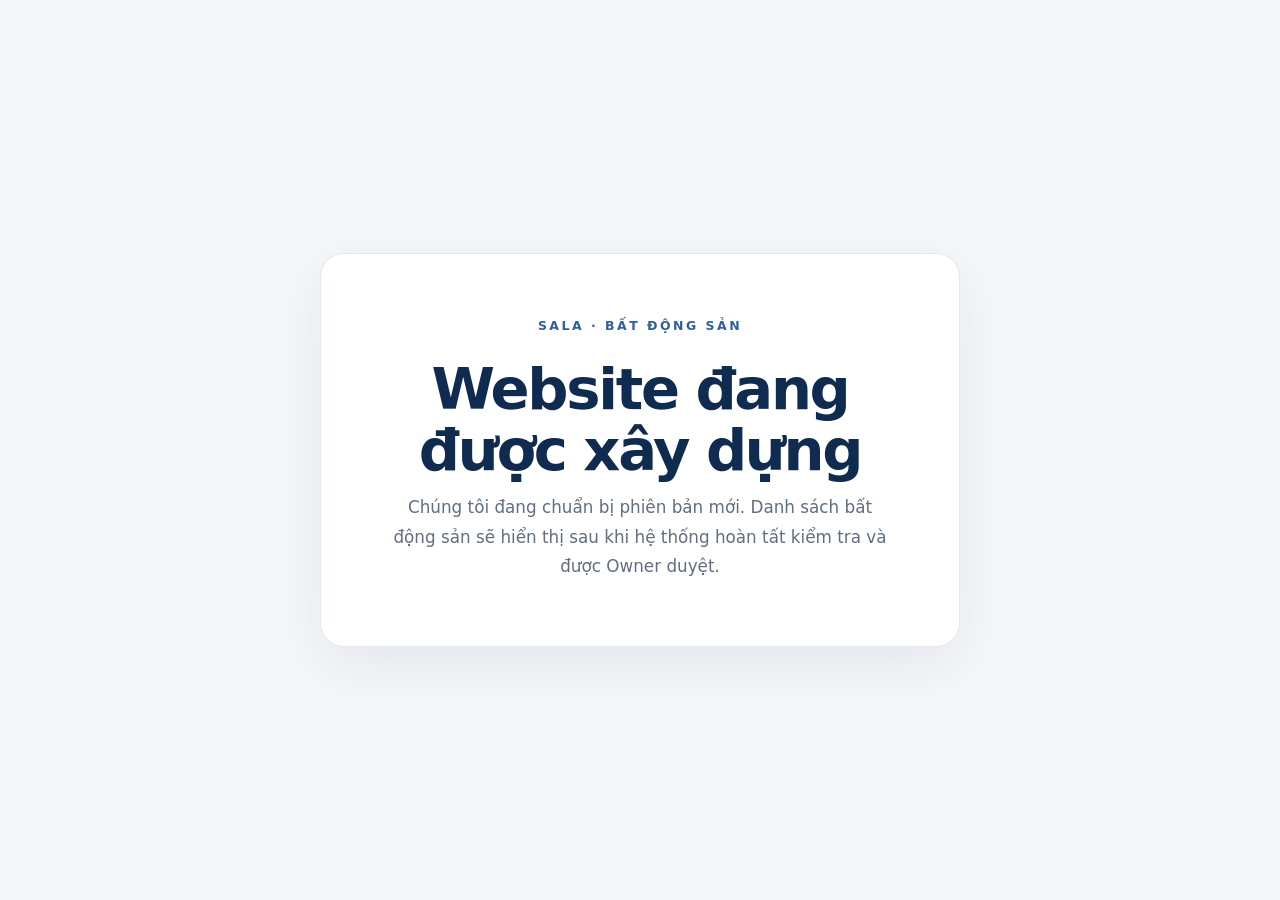
<file: customer_web_v2/maintenance/index.html>
<!doctype html>
<html lang="vi">
<head>
  <meta charset="utf-8">
  <meta name="viewport" content="width=device-width, initial-scale=1">
  <meta name="robots" content="noindex, nofollow">
  <meta name="theme-color" content="#102b50">
  <title>SALA BĐS — Đang xây dựng</title>
  <style>
    :root{color-scheme:light;font-family:system-ui,-apple-system,BlinkMacSystemFont,"Segoe UI",sans-serif;background:#f5f7fa;color:#172b45}
    *{box-sizing:border-box}body{margin:0;min-height:100vh;display:grid;place-items:center;padding:24px}
    main{width:min(100%,640px);padding:clamp(28px,7vw,64px);background:#fff;border:1px solid #e3e8ef;border-radius:24px;box-shadow:0 18px 56px #172b4514;text-align:center}
    .brand{font-size:.78rem;font-weight:800;letter-spacing:.2em;color:#315f9d}h1{margin:26px 0 12px;font-size:clamp(2rem,8vw,3.6rem);line-height:1.06;letter-spacing:-.04em;color:#102b50}p{margin:0;color:#5f6f82;font-size:1.05rem;line-height:1.75}
  </style>
</head>
<body><main><div class="brand">SALA · BẤT ĐỘNG SẢN</div><h1>Website đang được xây dựng</h1><p>Chúng tôi đang chuẩn bị phiên bản mới. Danh sách bất động sản sẽ hiển thị sau khi hệ thống hoàn tất kiểm tra và được Owner duyệt.</p></main></body>
</html>
</file>
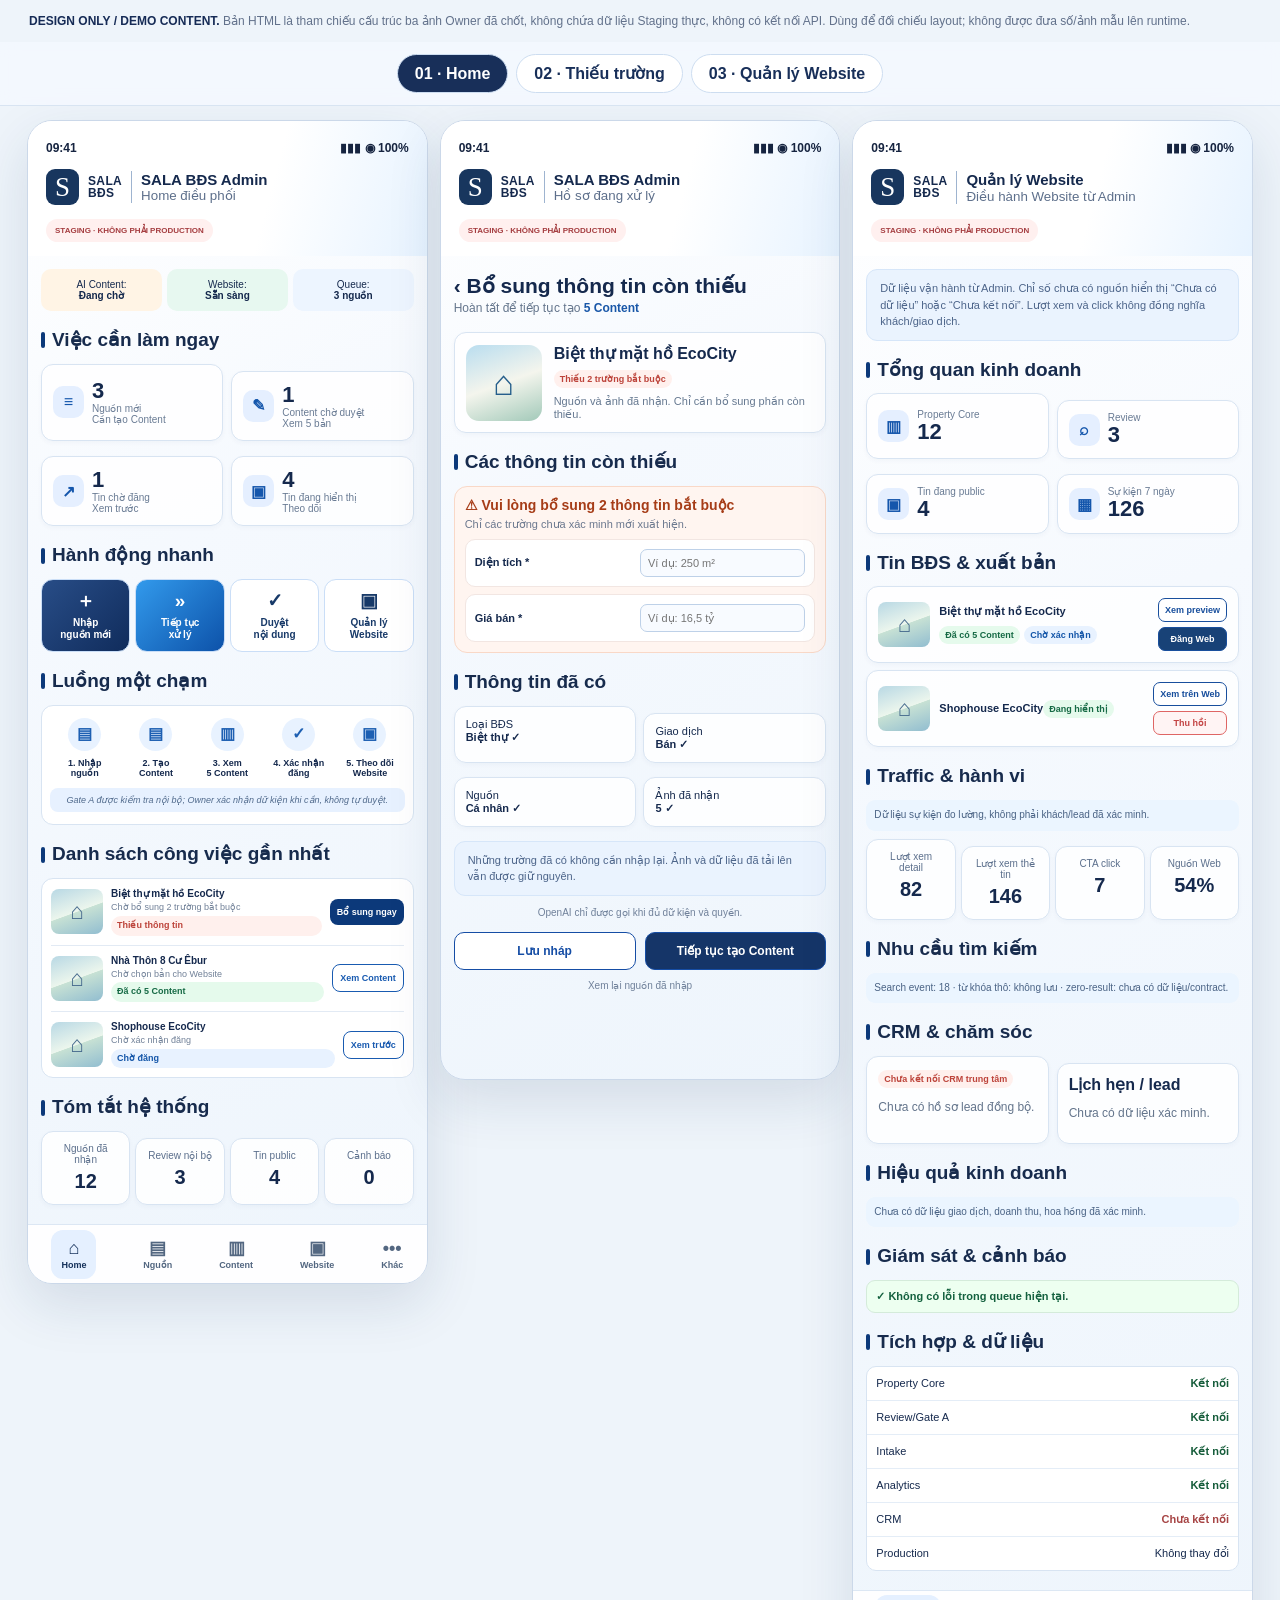
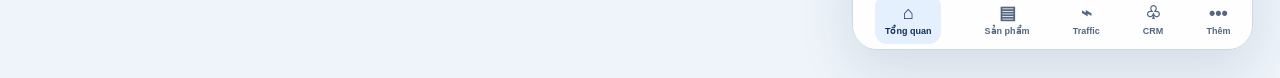
<file: docs/design/SALA_BDS_ADMIN_HOME_ONE_TOUCH_V3_REFERENCE.html>
<!doctype html>
<html lang="vi">
<head>
<meta charset="utf-8"><meta name="viewport" content="width=device-width,initial-scale=1,viewport-fit=cover">
<meta name="theme-color" content="#132d56">
<title>SALA BĐS — Owner Home V3 Visual Reference (DESIGN ONLY)</title>
<style>
:root{font-family:ui-sans-serif,-apple-system,BlinkMacSystemFont,"Segoe UI",Arial,sans-serif;color:#15294d;background:#eef4fa;--navy:#182f59;--navy2:#0c397a;--blue:#1660c1;--line:#d8e4f2;--cloud:#f2f7fd;--soft:#eaf2fc;--white:#fff;--mute:#697b94}
*{box-sizing:border-box}body{margin:0}button,input{font:inherit}.dev-note{max-width:1250px;margin:14px auto;color:#62718b;font-size:12px;padding:0 14px}.dev-note b{color:#162b56}.selector{display:flex;gap:8px;flex-wrap:wrap;justify-content:center;padding:12px;position:sticky;top:0;background:#f4f8feec;z-index:99;border-bottom:1px solid var(--line);backdrop-filter:blur(9px)}
.selector button{border:1px solid #cdddf0;background:#fff;color:var(--navy);padding:9px 17px;border-radius:99px;font-weight:700;cursor:pointer}.selector button.current{background:var(--navy);color:white}
.frames{max-width:1250px;margin:14px auto 28px;display:grid;grid-template-columns:repeat(3,minmax(280px,1fr));gap:12px;padding:0 12px;align-items:start}
.phone{background:linear-gradient(155deg,#fff 0,#f5f9fe 36%,#eef5fc 100%);border:1px solid #cbd8e9;border-radius:25px;box-shadow:0 20px 54px #17345e20;overflow:hidden;min-width:0;position:relative}.phone-head{padding:20px 18px 14px;background:linear-gradient(105deg,#fff 60%,#e7f3ff 100%)}.fake-status{display:flex;justify-content:space-between;font-size:12px;font-weight:800;padding-bottom:14px;color:#162440}.brandline{display:flex;gap:9px;align-items:center;flex-wrap:wrap}.mark{width:33px;height:36px;background:#18365e;color:white;border-radius:9px;display:flex;align-items:center;justify-content:center;font-family:Georgia,serif;font-size:27px}.brand{font-size:12px;line-height:1.02;font-weight:900;letter-spacing:.03em}.brandtext{border-left:1px solid #9eb4d0;padding-left:9px;flex:1;min-width:125px}.brandtext strong{display:block;font-size:15px}.brandtext small{display:block;color:#5d6f8b}.staging{background:#fff0ef;border-radius:99px;color:#a53d40;font-size:8px;font-weight:800;padding:7px 9px;margin-top:5px;white-space:nowrap}.screen-body{padding:13px 13px 78px}.info{background:#eaf3fe;border-radius:11px;color:#4d658a;font-size:11px;line-height:1.5;padding:10px 13px;border:1px solid #d6e6f9}.section{margin-top:18px}.section h2{margin:0 0 12px;font-size:19px;line-height:1.2;color:#172b4d;display:flex;align-items:center;gap:7px}.section h2:before{content:"";height:16px;width:4px;border-radius:99px;background:var(--navy2)}.grid{display:grid;grid-template-columns:repeat(2,minmax(0,1fr));gap:8px}.grid.four{grid-template-columns:repeat(4,minmax(0,1fr));gap:5px}.card{background:#ffffffda;border:1px solid var(--line);border-radius:12px;box-shadow:0 2px 5px #17456f09;padding:11px;min-width:0}.metric{display:flex;align-items:center;gap:8px}.metric-icon{flex:none;width:31px;height:32px;background:#e5efff;color:#1456ac;display:grid;place-items:center;border-radius:10px;font-weight:900}.metric b{display:block;font-size:22px;line-height:1.1}.metric span{display:block;font-size:10px;color:var(--mute)}.smallmetric{text-align:center}.smallmetric span{display:block;font-size:10px;color:#5b6f8c}.smallmetric b{display:block;font-size:20px;margin-top:5px}.pillrow{display:flex;gap:5px;align-items:stretch;margin-bottom:14px}.pill{flex:1;padding:10px 4px;background:#edf5ff;border-radius:10px;text-align:center;font-size:10px;white-space:normal}.pill.orange{background:#fff4e5}.pill.green{background:#e7f8f0}.pill b{font-weight:800}.actions{display:grid;grid-template-columns:repeat(4,minmax(0,1fr));gap:5px}.action{display:flex;flex-direction:column;justify-content:center;gap:5px;align-items:center;border:1px solid #cadef7;border-radius:12px;padding:9px 3px;min-height:73px;background:white;color:#173968;text-align:center;font-size:10px;font-weight:800;line-height:1.2}.action.primary{background:linear-gradient(135deg,#284d87,#102c5c);color:white}.action.cyan{background:linear-gradient(135deg,#329aec,#0d52a9);color:white}.action span{font-size:19px}.steps{display:grid;grid-template-columns:repeat(5,minmax(0,1fr));gap:2px;background:white;border:1px solid var(--line);border-radius:12px;padding:12px 8px}.step{text-align:center;font-size:9px;font-weight:800;line-height:1.15}.step span{display:grid;place-items:center;background:#e8f2ff;margin:0 auto 7px;width:33px;height:33px;border-radius:50%;font-size:16px;color:#1d5fb2}.step-info{grid-column:1/-1;margin-top:8px;border-radius:8px;text-align:center;padding:7px 4px;background:#e7f1ff;color:#506a8c;font-size:9px;font-style:italic}.task{display:flex;gap:8px;align-items:center;border-bottom:1px solid #e2eaf4;padding:9px 0}.task:last-child{border-bottom:none}.thumb{width:52px;height:45px;border-radius:8px;background:linear-gradient(160deg,#b8d8e4 0,#ecf6ed 50%,#c7e1d4 51%,#91bdd0 100%);display:grid;place-items:center;flex:none;color:#486b8e;font-size:23px}.task-info{flex:1;min-width:0}.task-info b{display:block;font-size:10px;line-height:1.2}.task-info span{display:block;color:#718198;font-size:9px;margin-top:2px;line-height:1.3}.tag{display:inline-block;border-radius:99px;padding:4px 6px;font-size:9px;font-weight:800;white-space:nowrap}.tag.danger{background:#fff0ed;color:#bd443b}.tag.good{background:#e5faec;color:#166a45}.tag.wait{background:#e8f2ff;color:#1456a9}.task-action{font-size:9px;border-radius:8px;padding:8px 7px;background:var(--navy2);color:white;border:0;font-weight:800;flex:none}.task-action.light{background:white;color:#195bb1;border:1px solid #195bb1}.task-list{background:white;padding:0 9px;border-radius:12px;border:1px solid var(--line)}.bottom{height:59px;display:flex;justify-content:space-around;align-items:center;position:absolute;bottom:0;left:0;right:0;background:#ffffffee;border-top:1px solid #dce7f4}.bottom span{text-align:center;font-size:9px;color:#536781;font-weight:700;line-height:1.3}.bottom span b{font-size:18px;display:block;font-weight:600}.bottom span.sel{background:#e5f0ff;color:#132f59;padding:7px 10px;border-radius:12px}.focus-title{font-size:21px;font-weight:850;margin:5px 0 3px}.sub{font-size:12px;color:#64758c}.sample-summary{display:flex;gap:12px;align-items:center}.sample-thumb{width:76px;height:76px;background:linear-gradient(160deg,#b9ddef,#f4f5ed,#a2c9b9);border-radius:13px;flex:none;display:grid;place-items:center;font-size:35px;color:#255e8b}.warnbox{background:#fff5f0;border:1px solid #f9d8c7;border-radius:13px;padding:10px}.warnbox h3{margin:0 0 5px;color:#a63c17;font-size:14px}.warnbox p{font-size:11px;color:#6b788e;margin:0 0 8px}.field{display:flex;gap:7px;align-items:center;background:white;border-radius:10px;padding:9px;margin-top:7px;border:1px solid #f2e6e2}.field label{flex:1;font-weight:800;font-size:11px;min-width:0}.field input{width:50%;min-width:0;border:1px solid #bed1e8;border-radius:7px;background:#f8fbff;padding:7px;font-size:11px}.ack{display:grid;grid-template-columns:1fr 1fr;gap:7px}.ack .card{font-size:11px}.ack .card b{display:block}.controls{display:flex;gap:9px;margin-top:14px}.controls button{flex:1;background:white;border:1px solid #154da5;border-radius:10px;padding:11px 5px;color:#154da5;font-weight:800;font-size:12px}.controls button.primary{background:#153568;color:white}.hint{font-size:10px;color:#70819a;margin:10px 0;text-align:center}.listing{display:flex;gap:9px;align-items:center}.listing .list-info{flex:1;min-width:0}.listing b{font-size:11px}.listing small{color:#6f829e}.listing .list-actions{display:grid;gap:5px}.list-actions button{font-size:9px;padding:6px;border:1px solid #194f9d;border-radius:7px;color:#174e9c;background:white;font-weight:800}.list-actions button.primary{background:#184277;color:white}.list-actions button.danger{border-color:#df6564;color:#c34444;background:#fff4f4}.section .card + .card{margin-top:7px}.notice{background:#ebf5ff;padding:8px;border-radius:9px;color:#4a6385;font-size:10px;line-height:1.45}.statusline{padding:9px;border-radius:9px;border:1px solid #d4ebda;color:#14613f;background:#edfff0;font-size:11px;font-weight:750}.table-rows{border:1px solid var(--line);background:#fff;border-radius:10px;overflow:hidden}.table-row{display:flex;justify-content:space-between;gap:8px;padding:10px 9px;border-bottom:1px solid #e4edf7;font-size:11px}.table-row:last-child{border:0}.table-row strong{color:#155c3a}.table-row .unavailable{color:#a64444}.screen-label{display:block;text-align:center;color:#60738c;font-size:11px;font-weight:700;padding:10px 0}.only-selected{display:none}
@media(max-width:850px){.frames{display:block;max-width:490px}.phone{display:none}.phone.current{display:block}.selector{top:0}.screen-body{padding-bottom:95px}}
</style></head>
<body>
<p class="dev-note"><b>DESIGN ONLY / DEMO CONTENT.</b> Bản HTML là tham chiếu cấu trúc ba ảnh Owner đã chốt, không chứa dữ liệu Staging thực, không có kết nối API. Dùng để đối chiếu layout; không được đưa số/ảnh mẫu lên runtime.</p>
<nav class="selector" aria-label="Chọn màn hình bản thiết kế"><button class="current" data-view="home">01 · Home</button><button data-view="missing">02 · Thiếu trường</button><button data-view="website">03 · Quản lý Website</button></nav>
<div class="frames">
<article class="phone current" id="home">
<header class="phone-head"><div class="fake-status"><span>09:41</span><span>▮▮▮ ◉ 100%</span></div><div class="brandline"><div class="mark">S</div><div class="brand">SALA<br>BĐS</div><div class="brandtext"><strong>SALA BĐS Admin</strong><small>Home điều phối</small></div><span class="staging">STAGING · KHÔNG PHẢI PRODUCTION</span></div></header>
<div class="screen-body">
<div class="pillrow"><span class="pill orange">AI Content:<br><b>Đang chờ</b></span><span class="pill green">Website:<br><b>Sẵn sàng</b></span><span class="pill">Queue:<br><b>3 nguồn</b></span></div>
<section class="section"><h2>Việc cần làm ngay</h2><div class="grid"><div class="card metric"><div class="metric-icon">≡</div><div><b>3</b><span>Nguồn mới<br>Cần tạo Content</span></div></div><div class="card metric"><div class="metric-icon">✎</div><div><b>1</b><span>Content chờ duyệt<br>Xem 5 bản</span></div></div><div class="card metric"><div class="metric-icon">↗</div><div><b>1</b><span>Tin chờ đăng<br>Xem trước</span></div></div><div class="card metric"><div class="metric-icon">▣</div><div><b>4</b><span>Tin đang hiển thị<br>Theo dõi</span></div></div></div></section>
<section class="section"><h2>Hành động nhanh</h2><div class="actions"><div class="action primary"><span>＋</span>Nhập<br>nguồn mới</div><div class="action cyan"><span>»</span>Tiếp tục<br>xử lý</div><div class="action"><span>✓</span>Duyệt<br>nội dung</div><div class="action"><span>▣</span>Quản lý<br>Website</div></div></section>
<section class="section"><h2>Luồng một chạm</h2><div class="steps"><div class="step"><span>▤</span>1. Nhập<br>nguồn</div><div class="step"><span>▤</span>2. Tạo<br>Content</div><div class="step"><span>▥</span>3. Xem<br>5 Content</div><div class="step"><span>✓</span>4. Xác nhận<br>đăng</div><div class="step"><span>▣</span>5. Theo dõi<br>Website</div><div class="step-info">Gate A được kiểm tra nội bộ; Owner xác nhận dữ kiện khi cần, không tự duyệt.</div></div></section>
<section class="section"><h2>Danh sách công việc gần nhất</h2><div class="task-list"><div class="task"><div class="thumb">⌂</div><div class="task-info"><b>Biệt thự mặt hồ EcoCity</b><span>Chờ bổ sung 2 trường bắt buộc</span><span class="tag danger">Thiếu thông tin</span></div><button class="task-action">Bổ sung ngay</button></div><div class="task"><div class="thumb">⌂</div><div class="task-info"><b>Nhà Thôn 8 Cư Êbur</b><span>Chờ chọn bản cho Website</span><span class="tag good">Đã có 5 Content</span></div><button class="task-action light">Xem Content</button></div><div class="task"><div class="thumb">⌂</div><div class="task-info"><b>Shophouse EcoCity</b><span>Chờ xác nhận đăng</span><span class="tag wait">Chờ đăng</span></div><button class="task-action light">Xem trước</button></div></div></section>
<section class="section"><h2>Tóm tắt hệ thống</h2><div class="grid four"><div class="card smallmetric"><span>Nguồn đã nhận</span><b>12</b></div><div class="card smallmetric"><span>Review nội bộ</span><b>3</b></div><div class="card smallmetric"><span>Tin public</span><b>4</b></div><div class="card smallmetric"><span>Cảnh báo</span><b>0</b></div></div></section>
</div><footer class="bottom"><span class="sel"><b>⌂</b>Home</span><span><b>▤</b>Nguồn</span><span><b>▥</b>Content</span><span><b>▣</b>Website</span><span><b>•••</b>Khác</span></footer>
</article>
<article class="phone" id="missing">
<header class="phone-head"><div class="fake-status"><span>09:41</span><span>▮▮▮ ◉ 100%</span></div><div class="brandline"><div class="mark">S</div><div class="brand">SALA<br>BĐS</div><div class="brandtext"><strong>SALA BĐS Admin</strong><small>Hồ sơ đang xử lý</small></div><span class="staging">STAGING · KHÔNG PHẢI PRODUCTION</span></div></header>
<div class="screen-body">
<h1 class="focus-title">‹ Bổ sung thông tin còn thiếu</h1><div class="sub">Hoàn tất để tiếp tục tạo <b style="color:#1957a8">5 Content</b></div>
<div class="card" style="margin:17px 0"><div class="sample-summary"><div class="sample-thumb">⌂</div><div><b>Biệt thự mặt hồ EcoCity</b><p class="tag danger" style="margin:7px 0">Thiếu 2 trường bắt buộc</p><p style="color:#667991;font-size:11px;margin:0">Nguồn và ảnh đã nhận. Chỉ cần bổ sung phần còn thiếu.</p></div></div></div>
<section class="section"><h2>Các thông tin còn thiếu</h2><div class="warnbox"><h3>⚠ Vui lòng bổ sung 2 thông tin bắt buộc</h3><p>Chỉ các trường chưa xác minh mới xuất hiện.</p><div class="field"><label>Diện tích *</label><input placeholder="Ví dụ: 250 m²"></div><div class="field"><label>Giá bán *</label><input placeholder="Ví dụ: 16,5 tỷ"></div></div></section>
<section class="section"><h2>Thông tin đã có</h2><div class="ack"><div class="card">Loại BĐS <b>Biệt thự ✓</b></div><div class="card">Giao dịch <b>Bán ✓</b></div><div class="card">Nguồn <b>Cá nhân ✓</b></div><div class="card">Ảnh đã nhận <b>5 ✓</b></div></div></section>
<p class="info" style="margin-top:14px">Những trường đã có không cần nhập lại. Ảnh và dữ liệu đã tải lên vẫn được giữ nguyên.</p>
<p class="hint">OpenAI chỉ được gọi khi đủ dữ kiện và quyền.</p>
<div class="controls"><button type="button">Lưu nháp</button><button type="button" class="primary">Tiếp tục tạo Content</button></div><p class="hint">Xem lại nguồn đã nhập</p>
</div>
</article>
<article class="phone" id="website">
<header class="phone-head"><div class="fake-status"><span>09:41</span><span>▮▮▮ ◉ 100%</span></div><div class="brandline"><div class="mark">S</div><div class="brand">SALA<br>BĐS</div><div class="brandtext"><strong>Quản lý Website</strong><small>Điều hành Website từ Admin</small></div><span class="staging">STAGING · KHÔNG PHẢI PRODUCTION</span></div></header>
<div class="screen-body"><div class="info">Dữ liệu vận hành từ Admin. Chỉ số chưa có nguồn hiển thị “Chưa có dữ liệu” hoặc “Chưa kết nối”. Lượt xem và click không đồng nghĩa khách/giao dịch.</div>
<section class="section"><h2>Tổng quan kinh doanh</h2><div class="grid"><div class="card metric"><div class="metric-icon">▥</div><div><span>Property Core</span><b>12</b></div></div><div class="card metric"><div class="metric-icon">⌕</div><div><span>Review</span><b>3</b></div></div><div class="card metric"><div class="metric-icon">▣</div><div><span>Tin đang public</span><b>4</b></div></div><div class="card metric"><div class="metric-icon">▦</div><div><span>Sự kiện 7 ngày</span><b>126</b></div></div></div></section>
<section class="section"><h2>Tin BĐS & xuất bản</h2><div class="card listing"><div class="thumb">⌂</div><div class="list-info"><b>Biệt thự mặt hồ EcoCity</b><p style="margin:5px 0"><span class="tag good">Đã có 5 Content</span> <span class="tag wait">Chờ xác nhận</span></p></div><div class="list-actions"><button>Xem preview</button><button class="primary">Đăng Web</button></div></div><div class="card listing"><div class="thumb">⌂</div><div class="list-info"><b>Shophouse EcoCity</b><p class="tag good" style="margin:4px 0">Đang hiển thị</p></div><div class="list-actions"><button>Xem trên Web</button><button class="danger">Thu hồi</button></div></div></section>
<section class="section"><h2>Traffic & hành vi</h2><div class="notice">Dữ liệu sự kiện đo lường, không phải khách/lead đã xác minh.</div><div class="grid four" style="margin-top:8px"><div class="card smallmetric"><span>Lượt xem detail</span><b>82</b></div><div class="card smallmetric"><span>Lượt xem thẻ tin</span><b>146</b></div><div class="card smallmetric"><span>CTA click</span><b>7</b></div><div class="card smallmetric"><span>Nguồn Web</span><b>54%</b></div></div></section>
<section class="section"><h2>Nhu cầu tìm kiếm</h2><div class="notice">Search event: 18 · từ khóa thô: không lưu · zero-result: chưa có dữ liệu/contract.</div></section>
<section class="section"><h2>CRM & chăm sóc</h2><div class="grid"><div class="card"><span class="tag danger">Chưa kết nối CRM trung tâm</span><p class="sub">Chưa có hồ sơ lead đồng bộ.</p></div><div class="card"><b>Lịch hẹn / lead</b><p class="sub">Chưa có dữ liệu xác minh.</p></div></div></section>
<section class="section"><h2>Hiệu quả kinh doanh</h2><div class="notice">Chưa có dữ liệu giao dịch, doanh thu, hoa hồng đã xác minh.</div></section>
<section class="section"><h2>Giám sát & cảnh báo</h2><div class="statusline">✓ Không có lỗi trong queue hiện tại.</div></section>
<section class="section"><h2>Tích hợp & dữ liệu</h2><div class="table-rows"><div class="table-row"><span>Property Core</span><strong>Kết nối</strong></div><div class="table-row"><span>Review/Gate A</span><strong>Kết nối</strong></div><div class="table-row"><span>Intake</span><strong>Kết nối</strong></div><div class="table-row"><span>Analytics</span><strong>Kết nối</strong></div><div class="table-row"><span>CRM</span><strong class="unavailable">Chưa kết nối</strong></div><div class="table-row"><span>Production</span><span>Không thay đổi</span></div></div></section>
</div><footer class="bottom"><span class="sel"><b>⌂</b>Tổng quan</span><span><b>▤</b>Sản phẩm</span><span><b>⌁</b>Traffic</span><span><b>♧</b>CRM</span><span><b>•••</b>Thêm</span></footer>
</article>
</div>
<script>
const buttons=Array.from(document.querySelectorAll('[data-view]')),phones=Array.from(document.querySelectorAll('.phone'));
function change(view){buttons.forEach(b=>b.classList.toggle('current',b.dataset.view===view));phones.forEach(p=>p.classList.toggle('current',p.id===view));if(innerWidth<=850)scrollTo({top:0,behavior:'instant'});}
buttons.forEach(b=>b.addEventListener('click',()=>change(b.dataset.view)));
</script>
</body></html>
</file>
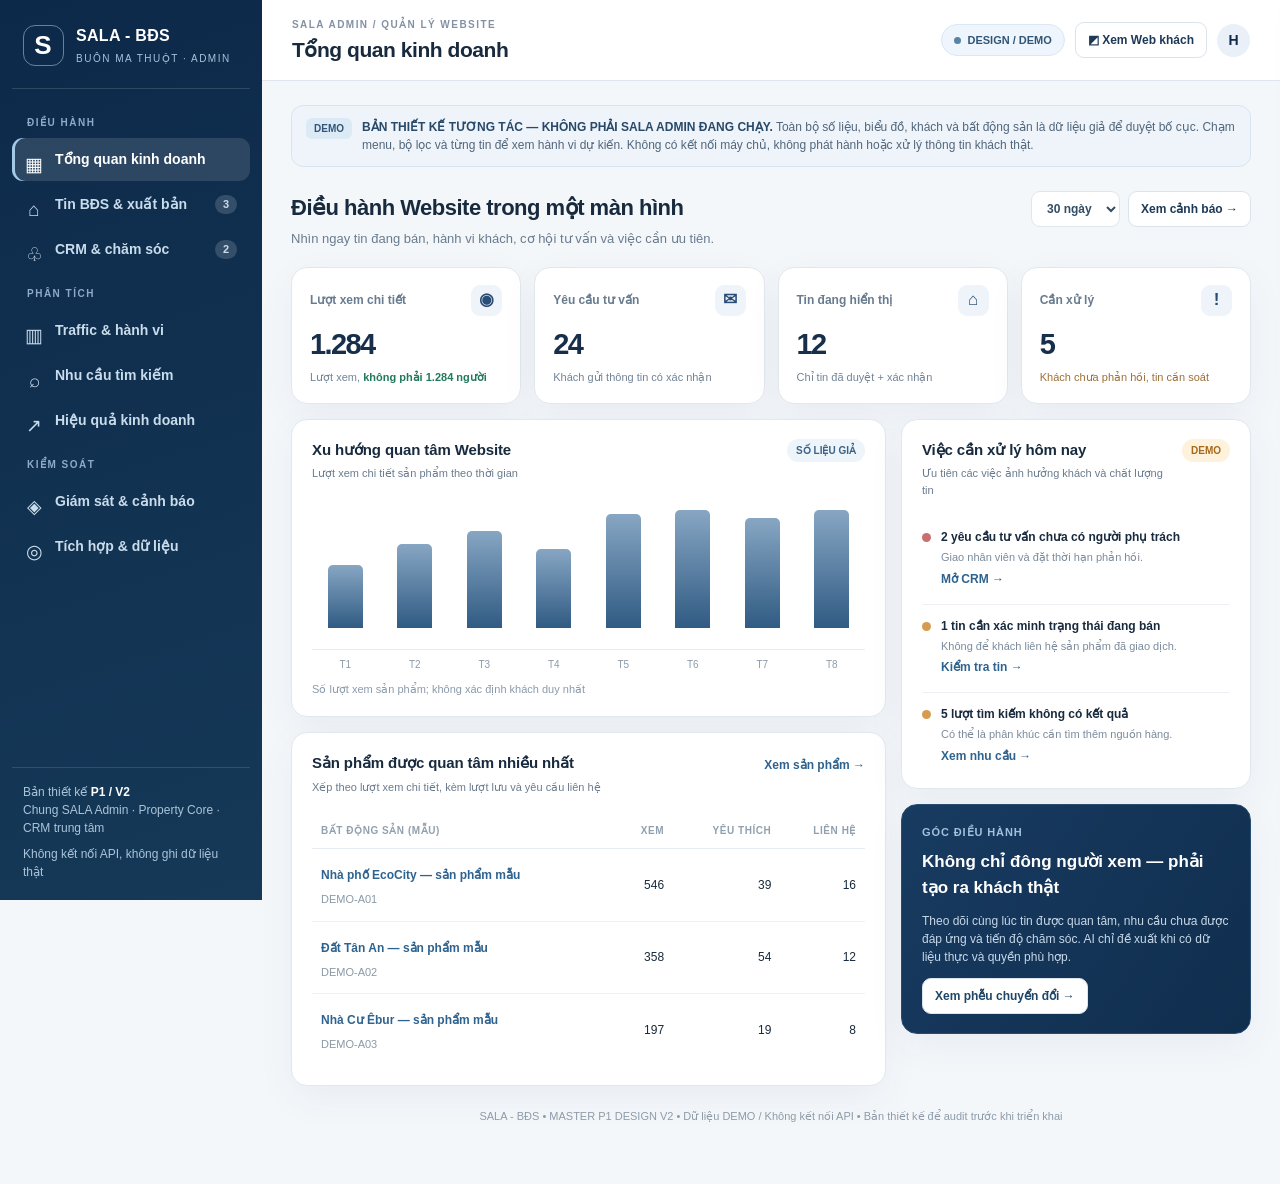
<file: docs/design/SALA_BDS_ADMIN_WEBSITE_MASTER_DESIGN_V2.html>
<!doctype html>
<html lang="vi">
<head>
<meta charset="utf-8">
<meta name="viewport" content="width=device-width, initial-scale=1, viewport-fit=cover">
<meta name="theme-color" content="#0e2845">
<title>SALA - BĐS | Trung tâm điều hành Website — Master Design V2</title>
<style>
:root{--navy:#102b4b;--navy2:#1a3b60;--navy3:#294d77;--ink:#182a3d;--muted:#6a7b8e;--line:#dfe6ee;--bg:#f4f7fa;--white:#fff;--ice:#eff4f9;--ice2:#e9f0f7;--cyan:#4b83b6;--good:#22785d;--goodbg:#e8f6ef;--warn:#a4691a;--warnbg:#fff2dd;--danger:#a54148;--dangerbg:#fff0ee;--shadow:0 12px 38px rgba(19,45,74,.05);--radius:16px}*{box-sizing:border-box}html{scroll-behavior:smooth}body{margin:0;background:var(--bg);font:14px/1.5 -apple-system,BlinkMacSystemFont,"Segoe UI",Arial,sans-serif;color:var(--ink)}button,input,select{font:inherit}button{cursor:pointer}button:focus-visible,input:focus-visible,select:focus-visible,a:focus-visible{outline:3px solid #83b5e3;outline-offset:2px}a{color:inherit;text-decoration:none}svg{display:block}button{border:0}.app{display:grid;grid-template-columns:262px minmax(0,1fr);min-height:100vh}.sidebar{height:100vh;position:sticky;top:0;background:linear-gradient(162deg,#0d2949,#163958);color:#d4e4f3;display:flex;flex-direction:column;padding:21px 12px 15px;z-index:21}.brand{padding:3px 11px 22px;display:flex;align-items:center;gap:12px;border-bottom:1px solid #ffffff23;margin-bottom:12px}.smark{height:41px;width:41px;border:1px solid #d4e4f377;border-radius:12px;display:grid;place-items:center;font-weight:800;font-size:26px;color:#fff;letter-spacing:-3px;padding-right:4px}.brandname{font-size:16px;font-weight:780;letter-spacing:.3px;color:#fff}.brandnote{font-size:10px;letter-spacing:1.5px;margin-top:3px;color:#a6c2dc}.navgroup{color:#8fa9c8;text-transform:uppercase;letter-spacing:1.5px;font-weight:800;font-size:10px;margin:14px 15px 7px}.nav{width:100%;display:flex;align-items:center;gap:12px;color:#c9dceb;padding:11px 13px;text-align:left;border:0;background:none;border-radius:11px;font-weight:630;margin:1px 0;min-height:42px}.nav:hover,.nav.active{color:white;background:#ffffff20}.nav.active{box-shadow:inset 3px 0 #a4c8e8}.nav .glyph{width:18px;height:18px;font-size:19px;display:grid;place-items:center;font-weight:500}.nav .smallcount{margin-left:auto;border-radius:999px;background:#ffffff28;min-width:22px;text-align:center;font-size:11px;padding:1px 5px}.sidebarfooter{margin-top:auto;border-top:1px solid #ffffff20;padding:15px 11px 4px;color:#abc4d9;font-size:12px}.sidebarfooter strong{color:white}.main{min-width:0}.top{height:81px;background:#fff;border-bottom:1px solid var(--line);display:flex;justify-content:space-between;align-items:center;padding:0 30px;gap:16px;position:sticky;top:0;z-index:12}.tiny{font-size:10px;font-weight:800;letter-spacing:1.45px;color:#8292a4;text-transform:uppercase}.top h1{font-size:21px;line-height:1.2;margin:5px 0 0;letter-spacing:-.45px}.topright{display:flex;align-items:center;gap:10px}.env{display:inline-flex;align-items:center;gap:7px;background:#eef5fc;border:1px solid #dce8f5;color:#305677;border-radius:999px;padding:7px 12px;font-weight:800;font-size:11px;white-space:nowrap}.envdot{width:7px;height:7px;border-radius:50%;background:#5883a4}.button{display:inline-flex;align-items:center;justify-content:center;gap:7px;min-height:36px;border-radius:9px;padding:8px 12px;background:#fff;border:1px solid #dbe4ec;color:#1d3958;font-weight:700;font-size:12px}.button:hover{background:#eff5fa}.button.primary{background:var(--navy);color:#fff;border-color:var(--navy)}.button.primary:hover{background:var(--navy2)}.button:disabled{opacity:.52;cursor:not-allowed}.avatar{height:33px;width:33px;background:#e9f0f7;border-radius:50%;display:grid;place-items:center;color:var(--navy);font-weight:800}.content{max-width:1530px;margin:0 auto;padding:24px 29px 60px}.ribbon{background:#eef4fa;border:1px solid #d8e5f0;border-radius:12px;padding:12px 14px;display:flex;align-items:flex-start;gap:10px;font-size:12px;color:#52667b;margin-bottom:24px}.ribbon strong{color:#284967}.ribbon .rlabel{background:#dceaf6;color:#315578;padding:3px 8px;border-radius:6px;font-weight:900;flex:none;font-size:10px}.section{display:none;animation:appear .2s ease-out}.section.active{display:block}@keyframes appear{from{opacity:.35;transform:translateY(5px)}to{opacity:1;transform:none}}.sectionhead{display:flex;justify-content:space-between;gap:15px;align-items:flex-start;margin-bottom:18px}.sectionhead h2{font-size:22px;letter-spacing:-.5px;margin:0}.sectionhead p{margin:5px 0 0;color:var(--muted);font-size:13px;max-width:720px}.headcontrols{display:flex;align-items:center;gap:8px;flex-wrap:wrap}.select{height:36px;background:#fff;border:1px solid var(--line);padding:0 11px;border-radius:9px;color:#334d64;font-weight:650;font-size:12px}.kpis{display:grid;grid-template-columns:repeat(4,minmax(0,1fr));gap:13px;margin-bottom:15px}.kpi,.panel{background:#fff;border:1px solid #e0e8ef;border-radius:var(--radius);box-shadow:var(--shadow)}.kpi{padding:17px 18px;min-height:132px}.kpi-head{display:flex;align-items:center;justify-content:space-between;color:#687b8f;font-weight:650;font-size:12px}.iconbox{width:31px;height:31px;border-radius:9px;background:#eef4fa;color:var(--navy3);display:grid;place-items:center;font-size:17px}.metric{font-weight:800;letter-spacing:-1.6px;font-size:29px;margin:7px 0 0;color:#172f4b}.metric-foot{font-size:11px;color:#718397;margin-top:3px}.metric-foot b{color:var(--good)}.metric-foot span{color:#9f6e36}.layout{display:grid;grid-template-columns:1.7fr 1fr;gap:15px}.layout.half{grid-template-columns:1fr 1fr}.layout.third{grid-template-columns:1.3fr 1fr 1fr}.stack{display:flex;flex-direction:column;gap:15px;min-width:0}.layout>*{min-width:0}.panel{padding:19px 20px;min-width:0}.panelheader{display:flex;align-items:flex-start;justify-content:space-between;gap:12px;margin-bottom:18px}.panelheader h3{font-size:15px;margin:0;letter-spacing:-.12px}.panelheader p{color:var(--muted);font-size:11px;margin:4px 0 0}.pill{border-radius:999px;font-size:10px;font-weight:800;padding:4px 9px;white-space:nowrap;display:inline-flex;align-items:center}.pill.blue{color:#3b6385;background:#edf4fa}.pill.amber{background:var(--warnbg);color:var(--warn)}.pill.green{background:var(--goodbg);color:var(--good)}.pill.red{background:var(--dangerbg);color:var(--danger)}.pill.neutral{background:#edf0f4;color:#6b7787}.link{color:#2f638f;background:transparent;border:0;padding:4px 0;font-weight:750;font-size:12px}.link:hover{text-decoration:underline}.tablewrap{overflow-x:auto}.table{width:100%;border-collapse:collapse;min-width:500px}.table th{text-transform:uppercase;color:#91a0ae;letter-spacing:.55px;font-size:10px;font-weight:800;text-align:left;padding:10px 9px;border-bottom:1px solid #e7edf2}.table td{padding:13px 9px;border-bottom:1px solid #edf1f5;font-size:12px;vertical-align:middle}.table tr:last-child td{border-bottom:0}.table .number{text-align:right;font-variant-numeric:tabular-nums}.subline{font-size:11px;color:#8b99a7;margin-top:3px}.prodname{font-weight:750;font-size:12px;color:#20364e}.prodbox{display:flex;gap:10px;align-items:center}.placeholder{background:#edf2f7;border:1px solid #dfe9f1;border-radius:10px;width:43px;height:43px;flex:none;color:#88a0b9;display:grid;place-items:center;font-weight:800;font-size:9px}.progress{height:8px;background:#e9eff4;border-radius:99px;overflow:hidden;width:100%}.progress>i{display:block;height:100%;background:#4573a1;border-radius:99px}.listrows{display:flex;flex-direction:column;gap:15px}.listrow{display:flex;gap:13px;align-items:center}.listrow .rowlabel{min-width:155px;font-size:12px;font-weight:700}.listrow .rowbar{flex:1}.listrow .rowcount{font-size:11px;font-weight:750;color:#526980;min-width:47px;text-align:right}.axis{display:flex;gap:9px;align-items:end;height:150px;margin-top:12px;padding:10px 3px 0;border-bottom:1px solid #e5edf5}.axis .barcol{flex:1;display:flex;flex-direction:column;justify-content:end;align-items:center;height:100%;gap:6px}.axis .bar{width:100%;max-width:35px;min-height:5px;background:linear-gradient(0deg,#305b83,#87a6c3);border-radius:5px 5px 0 0}.axis .barcol span{position:relative;bottom:-23px;font-size:10px;color:#8b9aaa;white-space:nowrap}.footlabel{font-size:11px;color:#8a9aab;margin-top:31px}.alert{display:flex;gap:10px;border-bottom:1px solid #edf1f5;padding:12px 0}.alert:last-child{border-bottom:0;padding-bottom:0}.alertdot{width:9px;height:9px;border-radius:50%;background:#d59b50;flex:none;margin-top:5px}.alertdot.red{background:#c96f6f}.alertdot.good{background:#65a992}.alert b{display:block;font-size:12px}.alert p{font-size:11px;color:#7b8b9c;margin:3px 0 0}.smallmuted{color:#8292a2;font-size:11px}.miniTitle{font-size:11px;font-weight:750;color:#647589;text-transform:uppercase;letter-spacing:.9px}.grid2{display:grid;grid-template-columns:repeat(2,minmax(0,1fr));gap:13px}.grid3{display:grid;grid-template-columns:repeat(3,minmax(0,1fr));gap:13px}.chiprow{display:flex;gap:7px;flex-wrap:wrap;align-items:center}.chip{display:inline-flex;gap:5px;align-items:center;border:1px solid #e0e8ef;color:#52687e;background:#f5f8fb;font-size:11px;padding:7px 11px;border-radius:999px;font-weight:650}.chip b{color:var(--navy)}.filters{display:flex;gap:8px;flex-wrap:wrap;margin:0 0 15px}.filter{background:#fff;color:#5d7388;border:1px solid var(--line);padding:8px 11px;border-radius:9px;font-size:12px;font-weight:680}.filter.active{color:#fff;background:var(--navy);border-color:var(--navy)}.searchfield{display:flex;gap:8px;align-items:center;background:white;border:1px solid var(--line);border-radius:9px;padding:9px 12px;min-width:210px}.searchfield input{width:100%;border:0;outline:0;font-size:12px}.splitline{height:1px;background:#e9eef4;margin:14px 0}.funnel{display:flex;flex-direction:column;gap:10px}.funnelrow{display:grid;grid-template-columns:150px 1fr 70px;gap:10px;align-items:center}.funnelrow span{font-size:12px;font-weight:700;color:#4f6479}.funnelrow b{font-size:12px;color:#294867;text-align:right}.funnelrow i{display:block;height:20px;background:#aec4da;border-radius:4px}.funnelrow:nth-child(2) i{background:#8faecb}.funnelrow:nth-child(3) i{background:#7096ba}.funnelrow:nth-child(4) i{background:#507ca5}.funnelrow:nth-child(5) i{background:#1d4b76}.hint{font-size:11px;color:#7c8d9e;line-height:1.6}.needs{display:grid;grid-template-columns:repeat(3,1fr);gap:10px}.need{padding:12px;background:#f5f8fa;border:1px solid #e8eef3;border-radius:12px}.need strong{display:block;font-size:13px;margin-bottom:4px}.need small{color:#77899b}.kbd{font-size:10px;font-weight:750;letter-spacing:.3px;border:1px solid #dfe7ef;padding:4px 7px;border-radius:6px;color:#486986;background:#f2f7fa}.kanban{display:grid;grid-template-columns:repeat(4,minmax(0,1fr));gap:12px}.lane{border:1px solid #e1e8ef;background:#f6f8fa;padding:12px;border-radius:13px;min-height:220px}.lanehead{font-size:12px;font-weight:750;display:flex;justify-content:space-between;margin-bottom:13px}.lead{background:#fff;border:1px solid #e4eaf0;padding:12px;border-radius:11px;margin-bottom:8px;box-shadow:0 3px 15px #15395a08}.lead strong{display:block;font-size:12px}.lead small{display:block;color:#8293a3;margin-top:5px;font-size:10px}.lead .tag{display:inline-block;margin-top:9px;background:#edf3f9;color:#466887;padding:4px 7px;border-radius:6px;font-size:10px}.event{display:grid;grid-template-columns:16px minmax(0,1fr);gap:11px;padding:0 0 15px;position:relative}.event:before{content:"";position:absolute;top:14px;bottom:-3px;left:6px;width:1px;background:#d7e2ed}.event:last-child:before{display:none}.eventmarker{height:13px;width:13px;background:#edf4f9;border:3px solid #5481a9;border-radius:50%;margin-top:3px}.event b{font-size:12px}.event p{font-size:11px;color:#718496;margin:2px 0 0}.setting{padding:13px 0;border-bottom:1px solid #eef1f5;display:flex;justify-content:space-between;align-items:center;gap:12px}.setting:last-child{border:0}.setting b{font-size:12px}.setting small{display:block;color:#8b99a7;margin-top:2px}.stepper{display:flex;gap:11px;align-items:flex-start}.step{flex:1;border:1px solid #e3eaf1;border-radius:11px;padding:14px;background:#fafcff;min-height:92px}.step b{display:block;margin:6px 0 4px;font-size:12px}.step small{font-size:10px;color:#74879a}.stepnum{background:#dbe9f5;color:#31577e;border-radius:50%;display:grid;place-items:center;width:22px;height:22px;font-size:11px;font-weight:850}.footerline{padding-top:22px;color:#8d9ba9;font-size:11px;text-align:center}.darksurface{background:linear-gradient(125deg,#183b61,#102e4e);color:white;border-color:#284d71}.darksurface h3{color:#fff}.darksurface p{color:#c7d8e8}.darksurface .miniTitle{color:#a3c1dc}.darksurface .button{background:#fff;color:#1e4668}.stickybottom{display:none}.mobilemenu{display:none}.drawercover{display:none;position:fixed;inset:0;background:#07192c90;z-index:29}.drawercover.open{display:block}.drawer{position:fixed;right:0;top:0;height:100dvh;max-width:445px;width:min(100vw,445px);background:#fff;z-index:30;box-shadow:-12px 0 38px #0002;transform:translateX(110%);transition:.24s;display:flex;flex-direction:column}.drawer.open{transform:none}.drawerhead{padding:21px;border-bottom:1px solid var(--line);display:flex;justify-content:space-between;align-items:center;gap:10px}.drawerhead h3{font-size:17px;margin:0}.drawerbody{padding:21px;overflow-y:auto;flex:1}.dinfo{display:grid;grid-template-columns:1fr 1fr;gap:10px;margin:15px 0}.dinfo>div{border:1px solid #e6edf4;border-radius:10px;padding:11px}.dinfo span{display:block;font-size:10px;color:#7d90a1}.dinfo b{display:block;font-size:15px;color:#1e4367;margin-top:3px}.drawerfoot{padding:14px 21px;border-top:1px solid var(--line)}.toast{position:fixed;left:50%;bottom:27px;transform:translate(-50%,20px);background:#132f50;color:white;padding:12px 16px;box-shadow:0 15px 35px #0002;border-radius:11px;font-size:12px;font-weight:700;opacity:0;pointer-events:none;transition:.2s;max-width:min(95vw,510px);text-align:center;z-index:50}.toast.open{opacity:1;transform:translate(-50%,0)}.note{border-left:3px solid #84a7c7;background:#eef5fa;border-radius:0 9px 9px 0;padding:12px;font-size:11px;color:#577087;margin-top:12px}.visualpill{font-size:9px;border-radius:4px;padding:3px 5px;background:#ebf1f7;color:#487196}.onlymobile{display:none}
@media(max-width:1230px){.layout.third{grid-template-columns:1.2fr 1fr}.layout.third>.panel:last-child{grid-column:1/-1}.kpis{grid-template-columns:repeat(2,1fr)}.kanban{grid-template-columns:repeat(2,1fr)}}
@media(max-width:980px){.app{display:block}.sidebar{position:fixed;left:0;top:0;width:272px;transform:translateX(-105%);transition:transform .2s;z-index:31}.sidebar.open{transform:translateX(0)}.top{height:74px;padding:0 20px}.mobilemenu{display:inline-flex}.content{padding:18px 19px 90px}.topright .avatar{display:none}.layout{grid-template-columns:1fr}.layout.third{grid-template-columns:1fr 1fr}.layout.third>.panel:last-child{grid-column:1/-1}.stickybottom{display:flex;position:fixed;z-index:20;bottom:0;left:0;right:0;padding:7px 8px max(6px,env(safe-area-inset-bottom));border-top:1px solid #dfe7ef;background:#fff;justify-content:space-between;box-shadow:0 -6px 24px #102b4b08}.stickybottom button{display:flex;flex-direction:column;align-items:center;gap:1px;flex:1;color:#8798a7;background:transparent;border:0;font-size:10px;font-weight:700;padding:4px 0}.stickybottom button b{font-weight:700}.stickybottom button.active{color:#1a4772}.stickybottom button span{font-size:20px}.onlymobile{display:inline}}
@media(max-width:670px){.content{padding:15px 13px 95px}.top{padding:0 13px;height:67px}.top h1{font-size:18px}.topright .button{display:none}.env{padding:5px 7px;font-size:9px}.sectionhead{display:block}.sectionhead h2{font-size:20px}.headcontrols{margin-top:11px}.kpis{gap:8px}.kpi{padding:13px;min-height:118px}.metric{font-size:26px}.kpi-head{font-size:11px}.panel{padding:15px}.layout,.layout.third,.layout.half,.grid2,.grid3{grid-template-columns:1fr}.layout.third>.panel:last-child{grid-column:auto}.needs{grid-template-columns:1fr}.table{min-width:475px}.kanban{grid-template-columns:1fr 1fr;gap:8px}.lane{padding:9px;min-height:175px}.lead{padding:9px}.funnelrow{grid-template-columns:115px 1fr 57px}.funnelrow span,.funnelrow b{font-size:11px}.listrow .rowlabel{min-width:117px}.ribbon{font-size:11px;padding:10px}.stepper{flex-direction:column}.step{width:100%;min-height:75px}.onlydesktop{display:none}}
@media(max-width:380px){.top .tiny{font-size:9px}.top h1{font-size:16px}.env{font-size:8px}.metric{font-size:23px}.kanban{grid-template-columns:1fr}}
</style>
</head>
<body>
<div class="app">
<aside class="sidebar" id="sidebar" aria-label="Menu quản lý Website">
 <div class="brand"><div class="smark" aria-label="Ký hiệu S minh họa, không phải logo chính thức">S</div><div><div class="brandname">SALA - BĐS</div><div class="brandnote">BUÔN MA THUỘT · ADMIN</div></div></div>
 <div class="navgroup">Điều hành</div>
 <button class="nav active" data-page="overview"><span class="glyph">▦</span> Tổng quan kinh doanh</button>
 <button class="nav" data-page="products"><span class="glyph">⌂</span> Tin BĐS & xuất bản <span class="smallcount">3</span></button>
 <button class="nav" data-page="crm"><span class="glyph">♧</span> CRM & chăm sóc <span class="smallcount">2</span></button>
 <div class="navgroup">Phân tích</div>
 <button class="nav" data-page="traffic"><span class="glyph">▥</span> Traffic & hành vi</button>
 <button class="nav" data-page="search"><span class="glyph">⌕</span> Nhu cầu tìm kiếm</button>
 <button class="nav" data-page="performance"><span class="glyph">↗</span> Hiệu quả kinh doanh</button>
 <div class="navgroup">Kiểm soát</div>
 <button class="nav" data-page="operations"><span class="glyph">◈</span> Giám sát & cảnh báo</button>
 <button class="nav" data-page="connections"><span class="glyph">◎</span> Tích hợp & dữ liệu</button>
 <div class="sidebarfooter">Bản thiết kế <strong>P1 / V2</strong><br>Chung SALA Admin · Property Core · CRM trung tâm<br><span style="display:block;margin-top:8px">Không kết nối API, không ghi dữ liệu thật</span></div>
</aside>
<div class="main">
 <header class="top"><div style="display:flex;align-items:center;gap:12px"><button class="button mobilemenu" id="menuOpen" aria-label="Mở menu">☰</button><div><div class="tiny">SALA ADMIN / QUẢN LÝ WEBSITE</div><h1 id="pageTitle">Tổng quan kinh doanh</h1></div></div><div class="topright"><span class="env"><i class="envdot"></i> DESIGN / DEMO</span><button class="button" id="openPreview">◩ Xem Web khách</button><div class="avatar">H</div></div></header>
 <div class="content">
 <div class="ribbon"><span class="rlabel">DEMO</span><div><strong>BẢN THIẾT KẾ TƯƠNG TÁC — KHÔNG PHẢI SALA ADMIN ĐANG CHẠY.</strong> Toàn bộ số liệu, biểu đồ, khách và bất động sản là dữ liệu giả để duyệt bố cục. Chạm menu, bộ lọc và từng tin để xem hành vi dự kiến. Không có kết nối máy chủ, không phát hành hoặc xử lý thông tin khách thật.</div></div>

 <section class="section active" id="overview">
  <div class="sectionhead"><div><h2>Điều hành Website trong một màn hình</h2><p>Nhìn ngay tin đang bán, hành vi khách, cơ hội tư vấn và việc cần ưu tiên.</p></div><div class="headcontrols"><select class="select period" aria-label="Khoảng thời gian"><option value="7">7 ngày</option><option value="30" selected>30 ngày</option><option value="90">90 ngày</option></select><button class="button" data-page="operations">Xem cảnh báo →</button></div></div>
  <div class="kpis"><div class="kpi"><div class="kpi-head">Lượt xem chi tiết <div class="iconbox">◉</div></div><div class="metric" data-kpi="views">1.284</div><div class="metric-foot">Lượt xem, <b>không phải 1.284 người</b></div></div><div class="kpi"><div class="kpi-head">Yêu cầu tư vấn <div class="iconbox">✉</div></div><div class="metric" data-kpi="leads">24</div><div class="metric-foot">Khách gửi thông tin có xác nhận</div></div><div class="kpi"><div class="kpi-head">Tin đang hiển thị <div class="iconbox">⌂</div></div><div class="metric" data-kpi="live">12</div><div class="metric-foot">Chỉ tin đã duyệt + xác nhận</div></div><div class="kpi"><div class="kpi-head">Cần xử lý <div class="iconbox">!</div></div><div class="metric" data-kpi="tasks">05</div><div class="metric-foot"><span>Khách chưa phản hồi, tin cần soát</span></div></div></div>
  <div class="layout"><div class="stack"><div class="panel"><div class="panelheader"><div><h3>Xu hướng quan tâm Website</h3><p>Lượt xem chi tiết sản phẩm theo thời gian</p></div><span class="pill blue">SỐ LIỆU GIẢ</span></div><div class="axis" id="overviewChart"></div><div class="footlabel">Số lượt xem sản phẩm; không xác định khách duy nhất</div></div>
   <div class="panel"><div class="panelheader"><div><h3>Sản phẩm được quan tâm nhiều nhất</h3><p>Xếp theo lượt xem chi tiết, kèm lượt lưu và yêu cầu liên hệ</p></div><button class="link" data-page="products">Xem sản phẩm →</button></div><div class="tablewrap"><table class="table"><thead><tr><th>Bất động sản (mẫu)</th><th class="number">Xem</th><th class="number">Yêu thích</th><th class="number">Liên hệ</th></tr></thead><tbody id="topTable"></tbody></table></div></div></div>
   <div class="stack"><div class="panel"><div class="panelheader"><div><h3>Việc cần xử lý hôm nay</h3><p>Ưu tiên các việc ảnh hưởng khách và chất lượng tin</p></div><span class="pill amber">DEMO</span></div><div class="alert"><span class="alertdot red"></span><div><b>2 yêu cầu tư vấn chưa có người phụ trách</b><p>Giao nhân viên và đặt thời hạn phản hồi.</p><button class="link" data-page="crm">Mở CRM →</button></div></div><div class="alert"><span class="alertdot"></span><div><b>1 tin cần xác minh trạng thái đang bán</b><p>Không để khách liên hệ sản phẩm đã giao dịch.</p><button class="link" data-page="products">Kiểm tra tin →</button></div></div><div class="alert"><span class="alertdot"></span><div><b>5 lượt tìm kiếm không có kết quả</b><p>Có thể là phân khúc cần tìm thêm nguồn hàng.</p><button class="link" data-page="search">Xem nhu cầu →</button></div></div></div>
    <div class="panel darksurface"><div class="miniTitle">GÓC ĐIỀU HÀNH</div><h3 style="font-size:17px;margin:9px 0 5px">Không chỉ đông người xem — phải tạo ra khách thật</h3><p style="font-size:12px">Theo dõi cùng lúc tin được quan tâm, nhu cầu chưa được đáp ứng và tiến độ chăm sóc. AI chỉ đề xuất khi có dữ liệu thực và quyền phù hợp.</p><button class="button" data-page="performance">Xem phễu chuyển đổi →</button></div></div></div>
 </section>

 <section class="section" id="products"><div class="sectionhead"><div><h2>Tin BĐS & xuất bản Website</h2><p>Mỗi tin có trạng thái, ảnh, quyền sử dụng, số lượt xem và bằng chứng đăng/gỡ riêng.</p></div><div class="headcontrols"><button class="button" id="approveDemo">Xem quy trình duyệt 2 bước</button></div></div>
  <div class="kpis"><div class="kpi"><div class="kpi-head">Chờ duyệt dữ liệu<div class="iconbox">○</div></div><div class="metric">02</div><div class="metric-foot">Gate A chưa hoàn thành</div></div><div class="kpi"><div class="kpi-head">Duyệt Web chờ đăng<div class="iconbox">◐</div></div><div class="metric">01</div><div class="metric-foot">Chờ xác nhận cuối</div></div><div class="kpi"><div class="kpi-head">Đang đăng<div class="iconbox">◉</div></div><div class="metric">12</div><div class="metric-foot">Có thể xem trên Customer Web</div></div><div class="kpi"><div class="kpi-head">Đã thu hồi<div class="iconbox">↶</div></div><div class="metric">03</div><div class="metric-foot">Không còn xuất hiện công khai</div></div></div>
  <div class="panel"><div class="panelheader"><div><h3>Kho sản phẩm theo hiệu quả</h3><p>Kiểm tra sản phẩm được xem, lưu yêu thích và chuyển thành liên hệ</p></div><span class="pill blue">DỮ LIỆU GIẢ</span></div><div class="filters" id="productFilters"><button class="filter active" data-filter="all">Tất cả</button><button class="filter" data-filter="live">Đang đăng</button><button class="filter" data-filter="pending">Chờ duyệt/đăng</button><button class="filter" data-filter="revoked">Đã thu hồi</button></div><div style="display:flex;gap:9px;flex-wrap:wrap;margin-bottom:12px"><label class="searchfield">⌕ <input id="productQuery" placeholder="Tìm tên hoặc mã tin mẫu" aria-label="Tìm tin mẫu"></label><select id="productSort" class="select" aria-label="Sắp xếp"><option value="views">Nhiều lượt xem nhất</option><option value="favs">Nhiều yêu thích nhất</option><option value="leads">Nhiều liên hệ nhất</option></select></div><div class="tablewrap"><table class="table" style="min-width:690px"><thead><tr><th>BĐS</th><th>Trạng thái</th><th class="number">Xem</th><th class="number">Lưu</th><th class="number">Liên hệ</th><th></th></tr></thead><tbody id="productRows"></tbody></table></div></div>
  <div class="panel" style="margin-top:15px"><div class="panelheader"><div><h3>Quy trình xuất bản không được bỏ qua</h3><p>Dùng chung Property Core, session và quyền Owner trong SALA Admin</p></div><span class="pill amber">ĐANG KHÓA TRIỂN KHAI</span></div><div class="stepper"><div class="step"><span class="stepnum">1</span><b>Kiểm tra dữ liệu & quyền</b><small>Intake → chuẩn hóa/chống trùng → Gate A → bản ghi chuẩn, pháp lý và ảnh</small></div><div class="step"><span class="stepnum">2</span><b>Duyệt cho Website</b><small>Kiểm tra nội dung, phiên bản, ảnh, quyền, trạng thái có hiệu lực</small></div><div class="step"><span class="stepnum">3</span><b>Xem trước & xác nhận đăng</b><small>Giá, diện tích, pháp lý, ảnh, Content tùy chọn và revision phải khớp</small></div><div class="step"><span class="stepnum">4</span><b>Xuất bản / thu hồi</b><small>Đo Feed/Search/Detail/Media và ẩn ngay tin bị thu hồi</small></div></div><div class="note">Đăng BĐS khác với triển khai mã Website. Bản mẫu không có quyền duyệt hoặc công bố. AI Content OFF không được chặn đường đăng facts-only đã được duyệt.</div></div>
 </section>

 <section class="section" id="traffic"><div class="sectionhead"><div><h2>Traffic & hành vi khách truy cập</h2><p>Đếm đúng lượt xem, nhận diện nguồn truy cập có thể chứng minh, không đoán số người hay danh tính khách.</p></div><div class="headcontrols"><select class="select period" aria-label="Khoảng thời gian"><option value="7">7 ngày</option><option value="30" selected>30 ngày</option><option value="90">90 ngày</option></select></div></div>
 <div class="kpis"><div class="kpi"><div class="kpi-head">Lượt xem trang <div class="iconbox">▢</div></div><div class="metric" data-kpi="pageviews">2.960</div><div class="metric-foot">Sự kiện đã ghi nhận (mẫu)</div></div><div class="kpi"><div class="kpi-head">Lượt xem chi tiết <div class="iconbox">◉</div></div><div class="metric" data-kpi="views">1.284</div><div class="metric-foot">Theo từng Property ID</div></div><div class="kpi"><div class="kpi-head">Lượt bấm liên hệ<div class="iconbox">↗</div></div><div class="metric" data-kpi="clicks">86</div><div class="metric-foot">Không đồng nghĩa khách đã liên hệ</div></div><div class="kpi"><div class="kpi-head">Khách duy nhất<div class="iconbox">?</div></div><div class="metric">—</div><div class="metric-foot">Chưa có cơ sở đo an toàn</div></div></div>
 <div class="layout"><div class="panel"><div class="panelheader"><div><h3>Lượt xem sản phẩm theo thời gian</h3><p>Phân tách trang chủ / thẻ sản phẩm / chi tiết khi có dữ liệu tương ứng</p></div><span class="pill blue">MẪU</span></div><div class="axis" id="trafficChart"></div><div class="footlabel">Nhấp một BĐS trong danh sách để xem tương tác theo từng sản phẩm</div></div><div class="panel"><div class="panelheader"><div><h3>Nguồn truy cập được khai báo</h3><p>UTM/referrer có giá trị; một phần truy cập có thể không xác định nguồn</p></div></div><div class="listrows"><div class="listrow"><span class="rowlabel">Google</span><div class="rowbar"><div class="progress"><i style="width:58%"></i></div></div><span class="rowcount">58%</span></div><div class="listrow"><span class="rowlabel">Facebook</span><div class="rowbar"><div class="progress"><i style="width:24%"></i></div></div><span class="rowcount">24%</span></div><div class="listrow"><span class="rowlabel">Zalo</span><div class="rowbar"><div class="progress"><i style="width:12%"></i></div></div><span class="rowcount">12%</span></div><div class="listrow"><span class="rowlabel">Khác / chưa rõ</span><div class="rowbar"><div class="progress"><i style="width:6%"></i></div></div><span class="rowcount">6%</span></div></div><div class="note">Nguồn được khai báo không chứng minh tự động có bao nhiêu người thật từ mỗi nền tảng. Không cộng lượt hiển thị TikTok/Facebook vào lượt xem Website.</div></div></div>
 <div class="panel" style="margin-top:15px"><div class="panelheader"><div><h3>Hành vi đáng chú ý</h3><p>Nên đo số lượt lưu yêu thích, bộ lọc, bấm ảnh, bấm gọi/Zalo và các hành động đủ căn cứ</p></div></div><div class="grid3"><div class="need"><strong>❤ Lưu yêu thích</strong><small>Tính năng đề xuất; không suy từ xem tin nhiều lần.</small></div><div class="need"><strong>☏ Bấm liên hệ</strong><small>Chỉ tính lượt bấm; chưa xác nhận trao đổi thành công.</small></div><div class="need"><strong>◉ Xem thư viện ảnh</strong><small>Đếm thao tác tương tác có ý nghĩa, tránh tạo sự kiện trùng.</small></div></div></div>
 </section>

 <section class="section" id="search"><div class="sectionhead"><div><h2>Khách đang tìm gì?</h2><p>Phân tích từ khóa, khoảng giá, khu vực và những lượt tìm không ra sản phẩm.</p></div><span class="pill amber">CẦN PHÁT TRIỂN THÊM</span></div>
 <div class="kpis"><div class="kpi"><div class="kpi-head">Lượt tìm kiếm<div class="iconbox">⌕</div></div><div class="metric">416</div><div class="metric-foot">Ví dụ minh họa</div></div><div class="kpi"><div class="kpi-head">Không có kết quả<div class="iconbox">∅</div></div><div class="metric">57</div><div class="metric-foot">Có thể bộc lộ thiếu nguồn hàng</div></div><div class="kpi"><div class="kpi-head">Khu vực nổi bật<div class="iconbox">⌖</div></div><div class="metric" style="font-size:21px;letter-spacing:-.4px">EcoCity</div><div class="metric-foot">Từ các truy vấn mẫu</div></div><div class="kpi"><div class="kpi-head">Khoảng giá quan tâm<div class="iconbox">₫</div></div><div class="metric" style="font-size:21px;letter-spacing:-.4px">1–3 tỷ</div><div class="metric-foot">Chỉ minh họa nhu cầu</div></div></div>
 <div class="layout"><div class="panel"><div class="panelheader"><div><h3>Từ khóa được tìm nhiều nhất</h3><p>Chỉ thu thập khi có cơ sở phù hợp; tránh lưu thông tin cá nhân trong truy vấn</p></div></div><div class="tablewrap"><table class="table"><thead><tr><th>Từ khóa (mẫu)</th><th class="number">Lượt tìm</th><th class="number">Không kết quả</th></tr></thead><tbody><tr><td>Nhà phố EcoCity</td><td class="number">84</td><td class="number">7</td></tr><tr><td>Đất Tân An dưới 2 tỷ</td><td class="number">62</td><td class="number">16</td></tr><tr><td>Nhà 2 mặt tiền</td><td class="number">48</td><td class="number">8</td></tr><tr><td>Căn hộ cho thuê</td><td class="number">36</td><td class="number">11</td></tr></tbody></table></div><div class="note">Trong mã hiện tại chỉ ghi nhận <b>query_used=yes</b> khi tìm kiếm, chưa lưu từ khóa gõ cụ thể. Mọi ví dụ trong bảng này là dữ liệu giả.</div></div><div class="panel"><div class="panelheader"><div><h3>Khoảng giá & bộ lọc quan tâm</h3><p>Giúp quyết định nên bổ sung nguồn hàng nào</p></div></div><div class="listrows"><div class="listrow"><span class="rowlabel">Dưới 1 tỷ</span><div class="rowbar"><div class="progress"><i style="width:25%"></i></div></div><span class="rowcount">25%</span></div><div class="listrow"><span class="rowlabel">1–3 tỷ</span><div class="rowbar"><div class="progress"><i style="width:68%"></i></div></div><span class="rowcount">68%</span></div><div class="listrow"><span class="rowlabel">3–5 tỷ</span><div class="rowbar"><div class="progress"><i style="width:39%"></i></div></div><span class="rowcount">39%</span></div><div class="listrow"><span class="rowlabel">Trên 5 tỷ</span><div class="rowbar"><div class="progress"><i style="width:19%"></i></div></div><span class="rowcount">19%</span></div></div><div class="note">Các phần trăm biểu diễn mức độ dùng bộ lọc riêng, không mặc định cộng thành 100% vì một phiên có thể chọn nhiều bộ lọc.</div></div></div>
 <div class="panel" style="margin-top:15px"><div class="panelheader"><div><h3>Cơ hội tìm thêm nguồn hàng</h3><p>Những nhu cầu có nhiều lượt tìm nhưng Website chưa đáp ứng</p></div><span class="pill blue">ĐỀ XUẤT</span></div><div class="needs"><div class="need"><strong>Đất dưới 2 tỷ gần Tân An</strong><small>Nhu cầu mẫu nhiều hơn nguồn hàng phù hợp</small></div><div class="need"><strong>Nhà có dòng tiền cho thuê</strong><small>Cần mô tả rõ tiêu chí cho thuê</small></div><div class="need"><strong>Nhà mặt tiền kinh doanh</strong><small>Đề xuất chuẩn hóa thuộc tính tìm kiếm</small></div></div></div>
 </section>

 <section class="section" id="crm"><div class="sectionhead"><div><h2>CRM Website & chăm sóc khách</h2><p>Khách từ Website đi về cùng CRM trung tâm, không tạo hồ sơ và tài khoản khách trùng lặp.</p></div><div class="headcontrols"><span class="pill blue">MÔ PHỎNG</span><button class="button" id="crmShowDetails">Xem quy trình khách mới</button></div></div>
 <div class="kpis"><div class="kpi"><div class="kpi-head">Khách gửi yêu cầu<div class="iconbox">✉</div></div><div class="metric">24</div><div class="metric-foot">Có thông tin liên hệ hợp lệ</div></div><div class="kpi"><div class="kpi-head">Chưa được nhận chăm sóc<div class="iconbox">!</div></div><div class="metric">02</div><div class="metric-foot">Cần phân công người phụ trách</div></div><div class="kpi"><div class="kpi-head">Lịch xem nhà<div class="iconbox">▦</div></div><div class="metric">08</div><div class="metric-foot">Lịch hẹn đã được ghi nhận</div></div><div class="kpi"><div class="kpi-head">Giao dịch xác nhận<div class="iconbox">✓</div></div><div class="metric">01</div><div class="metric-foot">Không suy từ nút bấm Zalo</div></div></div>
 <div class="panel"><div class="panelheader"><div><h3>Luồng chăm sóc theo trạng thái</h3><p>Một hồ sơ khách có thể quan tâm nhiều BĐS, phân quyền theo nhân viên phụ trách</p></div><span class="pill amber">DỮ LIỆU GIẢ</span></div><div class="kanban"><div class="lane"><div class="lanehead">Khách mới <span class="pill blue">2</span></div><div class="lead"><strong>Khách mẫu #001</strong><small>Quan tâm BĐS mẫu EcoCity</small><span class="tag">Chưa phân công</span></div><div class="lead"><strong>Khách mẫu #002</strong><small>Liên hệ qua biểu mẫu</small><span class="tag">Chờ phản hồi</span></div></div><div class="lane"><div class="lanehead">Đang chăm sóc <span class="pill blue">2</span></div><div class="lead"><strong>Khách mẫu #003</strong><small>Nhu cầu mua nhà 2–3 tỷ</small><span class="tag">Đã tư vấn</span></div><div class="lead"><strong>Khách mẫu #004</strong><small>Đang so sánh 3 căn</small><span class="tag">Hẹn gọi lại</span></div></div><div class="lane"><div class="lanehead">Lịch xem <span class="pill blue">1</span></div><div class="lead"><strong>Khách mẫu #005</strong><small>2 BĐS cần tham quan</small><span class="tag">Chờ xác nhận</span></div></div><div class="lane"><div class="lanehead">Giao dịch <span class="pill green">1</span></div><div class="lead"><strong>Khách mẫu #006</strong><small>Đã ghi nhận giao dịch</small><span class="tag">Chăm sóc sau bán</span></div></div></div><div class="note">Bảng trên không đại diện dữ liệu khách thật. Chỉ một lần bấm “Gọi điện” hoặc “Zalo” không được tự tạo hồ sơ CRM có định danh nếu không có thông tin hoặc tương tác hợp lệ.</div></div>
 <div class="layout half" style="margin-top:15px"><div class="panel"><div class="panelheader"><div><h3>Một khách — nhiều nhu cầu</h3><p>Lịch sử hành trình chỉ gắn với khách có dữ liệu và quyền xử lý phù hợp</p></div></div><div class="event"><div class="eventmarker"></div><div><b>Khách gửi yêu cầu từ BĐS mẫu A</b><p>Ghi nhận nguồn, BĐS, mục đích liên hệ và thời điểm</p></div></div><div class="event"><div class="eventmarker"></div><div><b>Nhân viên được giao chăm sóc</b><p>Ghi nhận người phụ trách, thời hạn và lịch sử xử lý</p></div></div><div class="event"><div class="eventmarker"></div><div><b>Khách yêu cầu xem thêm BĐS mẫu C</b><p>Gắn vào hồ sơ đã có nếu xác minh hợp lệ, không nhân đôi khách</p></div></div><div class="event"><div class="eventmarker"></div><div><b>Lịch xem nhà & kết quả</b><p>Xác nhận bởi nhân viên, không tự suy từ traffic</p></div></div></div><div class="panel"><div class="panelheader"><div><h3>Cơ chế chăm sóc thông minh</h3><p>Đề xuất theo thứ tự an toàn và hiệu quả</p></div></div><div class="setting"><div><b>Nhắc khách chưa được phản hồi</b><small>Thông báo nội bộ, không tự nhắn khách</small></div><span class="pill blue">ĐỀ XUẤT</span></div><div class="setting"><div><b>Gợi ý BĐS theo nhu cầu</b><small>Chỉ trên hồ sơ đã được phép xử lý</small></div><span class="pill blue">ĐỀ XUẤT</span></div><div class="setting"><div><b>Phân công và lịch hẹn</b><small>Phân quyền theo nhân viên; Owner xem tổng</small></div><span class="pill blue">ĐỀ XUẤT</span></div><div class="setting"><div><b>Tin nhắn chủ động / AI tự động</b><small>Yêu cầu quy tắc đồng ý, kênh kết nối và GO riêng</small></div><span class="pill amber">LÀM SAU</span></div></div></div>
 </section>

 <section class="section" id="performance"><div class="sectionhead"><div><h2>Hiệu quả kinh doanh</h2><p>Đừng nhầm traffic với khách đã liên hệ hoặc giao dịch; mọi chỉ số có định nghĩa và bằng chứng nguồn.</p></div><div class="headcontrols"><span class="pill blue">VÍ DỤ 30 NGÀY</span></div></div><div class="layout"><div class="panel"><div class="panelheader"><div><h3>Phễu từ xem tin đến giao dịch</h3><p>Số lượt xem có thể trùng người; các bước CRM dùng số hồ sơ/lịch/giao dịch đã xác nhận</p></div></div><div class="funnel"><div class="funnelrow"><span>Xem chi tiết</span><i style="width:100%"></i><b>1.284 lượt</b></div><div class="funnelrow"><span>Bấm liên hệ</span><i style="width:68%"></i><b>86 lượt</b></div><div class="funnelrow"><span>Gửi yêu cầu</span><i style="width:49%"></i><b>24 khách</b></div><div class="funnelrow"><span>Hẹn xem nhà</span><i style="width:31%"></i><b>8 lịch</b></div><div class="funnelrow"><span>Giao dịch</span><i style="width:16%"></i><b>1 GD</b></div></div><div class="note">Thanh ngang mô phỏng cách hiển thị, không dùng tỷ lệ kích thước để suy ra tỷ lệ chuyển đổi thật. Mẫu số và định nghĩa phải được khóa sau audit.</div></div><div class="stack"><div class="panel"><div class="panelheader"><div><h3>Tin hút khách nhưng ít liên hệ</h3><p>Tín hiệu để kiểm tra nội dung, giá và trải nghiệm liên hệ</p></div></div><div class="alert"><span class="alertdot"></span><div><b>BĐS mẫu EcoCity — 546 lượt xem / 16 liên hệ</b><p>Gợi ý xem lại ảnh đầu, giá và nút liên hệ.</p></div></div><div class="alert"><span class="alertdot"></span><div><b>BĐS mẫu Tân An — được lưu nhiều</b><p>Nên kiểm tra chất lượng thông tin và nguồn hàng tương tự.</p></div></div></div><div class="panel"><div class="panelheader"><div><h3>Hiệu quả kinh tế</h3><p>Chỉ hiển thị khi có chi phí và giao dịch được đối chiếu</p></div></div><div class="grid2"><div><div class="miniTitle">Chi phí / khách hợp lệ</div><div class="metric" style="font-size:22px">—</div><div class="hint">Chưa có nguồn chi phí</div></div><div><div class="miniTitle">Doanh thu/hoa hồng</div><div class="metric" style="font-size:22px">—</div><div class="hint">Chưa có chứng từ xác nhận</div></div></div></div></div></div>
 <div class="panel" style="margin-top:15px"><div class="panelheader"><div><h3>So sánh kênh cùng một chuẩn dữ liệu</h3><p>Website, Google và mạng xã hội được phân biệt rõ lượt hiển thị, truy cập, liên hệ và giao dịch</p></div><span class="pill amber">TÍCH HỢP SAU</span></div><div class="grid3"><div class="need"><strong>Website</strong><small>Lượt xem, tìm kiếm, yêu thích, liên hệ, giao dịch gắn nguồn</small></div><div class="need"><strong>Facebook / Zalo / TikTok...</strong><small>Chỉ số từng nền tảng theo connector hợp lệ và quyền được duyệt</small></div><div class="need"><strong>CRM tổng</strong><small>Khách hợp lệ, lịch sử chăm sóc, giao dịch, chống trùng có căn cứ</small></div></div></div>
 </section>

 <section class="section" id="operations"><div class="sectionhead"><div><h2>Giám sát & cảnh báo</h2><p>Một nơi kiểm tra sức khỏe dữ liệu, tin đăng, SEO, quyền ảnh, bảo mật và các việc chưa xử lý.</p></div><span class="pill neutral">CHƯA KẾT NỐI MONITORING THẬT</span></div>
 <div class="layout"><div class="stack"><div class="panel"><div class="panelheader"><div><h3>Trung tâm cảnh báo</h3><p>Sắp xếp theo mức độ ảnh hưởng kinh doanh và an toàn</p></div></div><div class="alert"><span class="alertdot red"></span><div><b>Khách chưa phản hồi đúng hạn</b><p>Cần phân công hoặc xác nhận đã gọi lại; cảnh báo chỉ hoạt động sau khi CRM có dữ liệu thật.</p></div></div><div class="alert"><span class="alertdot"></span><div><b>Tin hết hiệu lực / tình trạng đã bán</b><p>Đề nghị kiểm tra với người phụ trách; tránh hiển thị tin sai.</p></div></div><div class="alert"><span class="alertdot"></span><div><b>Ảnh thiếu quyền sử dụng hoặc lỗi tải</b><p>Không xuất bản media nếu rights không hợp lệ.</p></div></div><div class="alert"><span class="alertdot"></span><div><b>Tìm kiếm không có kết quả tăng</b><p>Gợi ý kiểm tra thiếu nguồn hàng hoặc bộ lọc.</p></div></div><div class="alert"><span class="alertdot good"></span><div><b>Kiểm tra quy trình đăng/gỡ</b><p>Màn hình cần hiển thị trạng thái theo các bằng chứng chạy thật.</p></div></div></div><div class="panel"><div class="panelheader"><div><h3>Sức khỏe kho hàng</h3><p>Độ đầy đủ tin đăng, revision, ảnh và trạng thái</p></div></div><div class="setting"><div><b>Thiếu ảnh hoặc thông tin chính</b><small>Chặn đúng lớp trước khi đăng</small></div><span class="pill amber">CẦN KIỂM</span></div><div class="setting"><div><b>Pháp lý UNKNOWN</b><small>Không tự điền pháp lý giả</small></div><span class="pill neutral">CÓ THỂ BỊ CHẶN</span></div><div class="setting"><div><b>Tin cũ chưa cập nhật</b><small>Cần quy trình xác minh với Owner</small></div><span class="pill blue">ĐỀ XUẤT</span></div><div class="setting"><div><b>Đã thu hồi / sửa revision</b><small>Không để phiên bản cũ còn công khai</small></div><span class="pill blue">CẦN GATE</span></div></div></div>
 <div class="stack"><div class="panel"><div class="panelheader"><div><h3>Kiểm tra Website</h3><p>Không đồng nhất health 200 với nghiệp vụ đăng tin PASS</p></div></div><div class="setting"><div><b>HTTPS và xác thực Admin</b><small>Kiểm tra TLS, session, phân quyền</small></div><span class="pill neutral">CHƯA KẾT NỐI</span></div><div class="setting"><div><b>Feed / Search / Detail / Media</b><small>Kiểm tra routes & ảnh cho tin đã duyệt</small></div><span class="pill neutral">CHƯA KẾT NỐI</span></div><div class="setting"><div><b>Thu hồi và quyền riêng tư</b><small>Không còn dữ liệu công khai sau revoke</small></div><span class="pill neutral">CHƯA KẾT NỐI</span></div><div class="setting"><div><b>Phát hành phiên bản mã Website</b><small>Tách quyền riêng, không thuộc nút Đăng tin</small></div><span class="pill amber">GO RIÊNG</span></div></div><div class="panel"><div class="panelheader"><div><h3>SEO & tìm kiếm AI</h3><p>Kiểm tra điều kiện hiển thị; không suy thứ hạng AI khi chưa đo</p></div></div><div class="setting"><div><b>Trạng thái index / noindex</b><small>Đúng quy tắc theo môi trường</small></div><span class="pill neutral">ĐỀ XUẤT</span></div><div class="setting"><div><b>Metadata, cấu trúc tin, liên kết lỗi</b><small>Kiểm tra theo dữ liệu canonical</small></div><span class="pill neutral">ĐỀ XUẤT</span></div><div class="setting"><div><b>AI Search / tìm kiếm AI</b><small>Chưa có nguồn đo được xác minh</small></div><span class="pill amber">LÀM SAU</span></div></div></div></div>
 </section>

 <section class="section" id="connections"><div class="sectionhead"><div><h2>Tích hợp & quản trị dữ liệu</h2><p>Website có màn quản trị riêng, nhưng thông tin BĐS, khách và số liệu không bị nhân bản.</p></div><span class="pill blue">BẢN THIẾT KẾ / CHƯA TRIỂN KHAI</span></div>
  <div class="layout"><div class="panel"><div class="panelheader"><div><h3>Kiến trúc dữ liệu dùng chung</h3><p>Đường đi đề xuất để mở rộng mà không xây hệ thống CRM/analytics thứ hai</p></div></div><div class="stepper" style="flex-direction:column"><div class="step"><span class="stepnum">1</span><b>Property Core (nguồn BĐS chuẩn)</b><small>Property ID, revision, facts, media rights và tình trạng xuất bản</small></div><div class="step"><span class="stepnum">2</span><b>Website Analytics (đo sự kiện)</b><small>Sự kiện có ID, thời gian, property/publication, nguồn; tách dữ liệu không định danh khỏi CRM</small></div><div class="step"><span class="stepnum">3</span><b>CRM trung tâm (khách và chăm sóc)</b><small>Khách được xác nhận, nhu cầu, phân công, lịch hẹn, giao dịch, quyền truy cập</small></div><div class="step"><span class="stepnum">4</span><b>Báo cáo đa kênh (sau này)</b><small>Web + Social + CRM dùng định nghĩa thống nhất, không cộng chỉ số khác đơn vị</small></div></div></div><div class="stack"><div class="panel"><div class="panelheader"><div><h3>Tình trạng các điểm nối</h3><p>Phân biệt đã có code, cần audit và chưa được kết nối</p></div></div><div class="setting"><div><b>Analytics sự kiện Website</b><small>Event store / nhóm theo property, nguồn</small></div><span class="pill green">CÓ MÃ</span></div><div class="setting"><div><b>Từ khóa cụ thể & yêu thích</b><small>Chưa có bằng chứng lưu đầy đủ trong mã hiện tại</small></div><span class="pill amber">CẦN XÂY</span></div><div class="setting"><div><b>CRM trung tâm và phân quyền nhân viên</b><small>Chưa chứng minh hoàn chỉnh trong First Web</small></div><span class="pill amber">CẦN AUDIT</span></div><div class="setting"><div><b>Social adapters</b><small>Chỉ bản nháp, chưa kết nối xuất bản thật</small></div><span class="pill neutral">DRAFT ONLY</span></div><div class="setting"><div><b>AI đề xuất hành động</b><small>Chưa bật trả phí hoặc tự động nhắn khách</small></div><span class="pill neutral">LÀM SAU</span></div></div><div class="panel"><div class="panelheader"><div><h3>Nguyên tắc bảo vệ dữ liệu</h3><p>Cần audit trước khi mở rộng theo dõi hành vi và CRM</p></div></div><div class="chiprow"><span class="chip">✓ Không đếm trùng</span><span class="chip">✓ Có cơ sở xử lý dữ liệu</span><span class="chip">✓ Phân quyền Owner/nhân viên</span><span class="chip">✓ Chính sách lưu/xóa</span><span class="chip">✓ Không tự định danh ẩn danh</span><span class="chip">✓ Có nguồn số liệu</span></div><div class="note">Lượt bấm CTA, khách gửi biểu mẫu, số khách CRM, lịch hẹn và giao dịch là các chỉ số khác nhau. Không suy ra danh tính từ tracking không định danh.</div></div></div></div>
 </section>
 <div class="footerline">SALA - BĐS • MASTER P1 DESIGN V2 • Dữ liệu DEMO / Không kết nối API • Bản thiết kế để audit trước khi triển khai</div>
 </div>
</div>
</div>
<div class="drawercover" id="drawerCover"></div>
<aside class="drawer" id="drawer" role="dialog" aria-modal="true" aria-labelledby="drawerTitle" aria-hidden="true"><div class="drawerhead"><div><span class="tiny">CHI TIẾT MẪU / KHÔNG GHI DỮ LIỆU</span><h3 id="drawerTitle">Bất động sản mẫu</h3></div><button class="button" id="closeDrawer" aria-label="Đóng chi tiết">✕</button></div><div class="drawerbody"><span id="drawerState" class="pill blue">MẪU</span><div class="dinfo" id="drawerMetrics"></div><h3 style="margin-top:16px">Thông tin & kiểm soát xuất bản</h3><div class="setting"><div><b>Property / Publication ID</b><small id="drawerIds">DEMO</small></div><span class="pill neutral">MẪU</span></div><div class="setting"><div><b>Dữ liệu chính</b><small>Giá / diện tích / pháp lý theo nguồn canonical</small></div><span class="pill neutral">CHƯA THẬT</span></div><div class="setting"><div><b>Ảnh và quyền sử dụng</b><small>Không dùng ảnh hay dữ liệu BĐS Owner trong mẫu</small></div><span class="pill amber">PHẢI DUYỆT</span></div><div class="setting"><div><b>Phát hành lên Web</b><small>Duyệt Web → preview → xác nhận đăng (nếu đủ gate)</small></div><span class="pill amber">DEMO</span></div><div class="note">Bản mẫu chỉ minh họa trình tự; mọi nút xuất bản và thu hồi đều bị vô hiệu. Không gọi API, không sửa tin hoặc thông tin khách.</div></div><div class="drawerfoot"><button class="button primary" style="width:100%" disabled>Phát hành / thu hồi: KHÓA DEMO</button></div></aside>
<nav class="stickybottom" aria-label="Điều hướng iPhone"><button data-page="overview" class="active"><span>▦</span><b>Tổng quan</b></button><button data-page="products"><span>⌂</span><b>Sản phẩm</b></button><button data-page="traffic"><span>▥</span><b>Traffic</b></button><button data-page="crm"><span>♧</span><b>CRM</b></button><button id="bottomMore"><span>☰</span><b>Thêm</b></button></nav>
<div class="toast" id="toast" role="status" aria-live="polite"></div>
<script>
(()=>{
'use strict';
const pages={overview:'Tổng quan kinh doanh',products:'Tin BĐS & xuất bản',traffic:'Traffic & hành vi',search:'Nhu cầu tìm kiếm',crm:'CRM & chăm sóc',performance:'Hiệu quả kinh doanh',operations:'Giám sát & cảnh báo',connections:'Tích hợp & dữ liệu'};
const products=[
 {id:'DEMO-A01',name:'Nhà phố EcoCity — sản phẩm mẫu',area:'EcoCity',state:'live',status:'Đang đăng',views:546,favs:39,leads:16},
 {id:'DEMO-A02',name:'Đất Tân An — sản phẩm mẫu',area:'Tân An',state:'live',status:'Đang đăng',views:358,favs:54,leads:12},
 {id:'DEMO-A03',name:'Nhà Cư Êbur — sản phẩm mẫu',area:'Cư Êbur',state:'live',status:'Đang đăng',views:197,favs:19,leads:8},
 {id:'DEMO-A04',name:'Lô góc trung tâm — sản phẩm mẫu',area:'Trung tâm',state:'pending',status:'Chờ xác nhận đăng',views:0,favs:0,leads:0},
 {id:'DEMO-A05',name:'Nhà vườn vùng ven — sản phẩm mẫu',area:'Vùng ven',state:'pending',status:'Chờ Gate A',views:0,favs:0,leads:0},
 {id:'DEMO-A06',name:'Nhà phố cũ — sản phẩm mẫu',area:'Trung tâm',state:'revoked',status:'Đã thu hồi',views:183,favs:11,leads:5}
];
const $=s=>document.querySelector(s),$$=s=>document.querySelectorAll(s);let active='overview',productFilter='all',days=30,tt=null;
function toast(s){const el=$('#toast');el.textContent=s;el.classList.add('open');clearTimeout(tt);tt=setTimeout(()=>el.classList.remove('open'),3300)}
function go(page){if(!pages[page])return;active=page;$$('.section').forEach(x=>x.classList.toggle('active',x.id===page));$$('[data-page]').forEach(x=>x.classList.toggle('active',x.dataset.page===page));$('#pageTitle').textContent=pages[page];hideMenu();closeDrawer();try{history.replaceState(null,'','#'+page)}catch{}window.scrollTo({top:0,behavior:'instant'});if(page==='products')renderProducts()}
function menu(){const open=!$('#sidebar').classList.contains('open');$('#sidebar').classList.toggle('open',open);$('#drawerCover').classList.toggle('open',open)}
function hideMenu(){$('#sidebar').classList.remove('open');$('#drawerCover').classList.remove('open')}
function badge(state,label){const kind=state==='live'?'green':state==='pending'?'amber':'neutral';return `<span class="pill ${kind}">${label}</span>`}
function format(n){return new Intl.NumberFormat('vi-VN').format(n)}
function renderProducts(){let list=products.filter(p=>(productFilter==='all'||p.state===productFilter));const term=$('#productQuery').value.trim().toLocaleLowerCase('vi');if(term)list=list.filter(p=>(p.name+' '+p.id).toLocaleLowerCase('vi').includes(term));let key=$('#productSort').value;list.sort((a,b)=>b[key]-a[key]);$('#productRows').innerHTML=list.length?list.map(p=>`<tr><td><div class="prodbox"><div class="placeholder">DEMO</div><div><div class="prodname">${p.name}</div><div class="subline">${p.id} · ${p.area}</div></div></div></td><td>${badge(p.state,p.status)}</td><td class="number">${format(p.views)}</td><td class="number">${format(p.favs)}</td><td class="number">${format(p.leads)}</td><td><button class="link" data-detail="${p.id}">Chi tiết →</button></td></tr>`).join(''):'<tr><td colspan="6" class="smallmuted">Không tìm thấy sản phẩm mẫu phù hợp.</td></tr>'}
function renderTop(){let list=products.filter(p=>p.state==='live').sort((a,b)=>b.views-a.views);$('#topTable').innerHTML=list.map(p=>`<tr><td><button class="link" data-detail="${p.id}">${p.name}</button><div class="subline">${p.id}</div></td><td class="number">${format(p.views)}</td><td class="number">${format(p.favs)}</td><td class="number">${format(p.leads)}</td></tr>`).join('')}
function openDetail(id){const p=products.find(x=>x.id===id);if(!p)return;$('#drawerTitle').textContent=p.name;$('#drawerState').textContent=p.status;$('#drawerState').className='pill '+(p.state==='live'?'green':p.state==='pending'?'amber':'neutral');$('#drawerIds').textContent=p.id+' / PUBLICATION-DEMO';$('#drawerMetrics').innerHTML=[['Lượt xem',p.views],['Lưu yêu thích',p.favs],['Liên hệ',p.leads],['Khu vực',p.area]].map(x=>`<div><span>${x[0]}</span><b>${typeof x[1]==='number'?format(x[1]):x[1]}</b></div>`).join('');$('#drawer').classList.add('open');$('#drawerCover').classList.add('open');$('#drawer').setAttribute('aria-hidden','false');$('#closeDrawer').focus()}
function closeDrawer(){$('#drawer').classList.remove('open');$('#drawer').setAttribute('aria-hidden','true');$('#drawerCover').classList.remove('open')}
function renderChart(id,values){const labels=days===7?['T2','T3','T4','T5','T6','T7','CN']:days===30?['T1','T2','T3','T4','T5','T6','T7','T8']:['T1','T2','T3','T4','T5','T6','T7','T8'];const v=days===7?values.slice(0,7).map(x=>Math.round(x*.65)):days===90?values.map(x=>Math.round(x*1.8)):values;const max=Math.max(...v);$(id).innerHTML=v.map((x,i)=>`<div class="barcol"><div class="bar" title="${format(x)} lượt xem" style="height:${Math.max(6,x/max*100)}%"></div><span>${labels[i]}</span></div>`).join('')}
function updatePeriod(x){days=Number(x);$$('.period').forEach(s=>s.value=String(days));const scale=days===7?.26:days===90?2.8:1;const metrics={views:1284,leads:24,live:12,tasks:5,pageviews:2960,clicks:86};$$('[data-kpi]').forEach(n=>{const base=metrics[n.dataset.kpi];n.textContent=base===undefined?'—':format(n.dataset.kpi==='live'||n.dataset.kpi==='tasks'?base:Math.round(base*scale))});renderChart('#overviewChart',[82,110,126,103,149,182,144,175]);renderChart('#trafficChart',[46,78,95,76,108,137,125,154])}
document.addEventListener('click',e=>{const route=e.target.closest('[data-page]');if(route){go(route.dataset.page);return}const detail=e.target.closest('[data-detail]');if(detail){openDetail(detail.dataset.detail);return}const filt=e.target.closest('[data-filter]');if(filt){productFilter=filt.dataset.filter;$$('[data-filter]').forEach(x=>x.classList.toggle('active',x===filt));renderProducts();return}});
$('#productQuery').addEventListener('input',renderProducts);$('#productSort').addEventListener('change',renderProducts);$$('.period').forEach(el=>el.addEventListener('change',e=>updatePeriod(e.target.value)));
$('#menuOpen').onclick=menu;$('#bottomMore').onclick=menu;$('#closeDrawer').onclick=closeDrawer;$('#drawerCover').onclick=()=>{hideMenu();closeDrawer()};
$('#approveDemo').onclick=()=>toast('Demo: Quy trình gồm Gate A → Duyệt Website → Xem trước đầy đủ → Xác nhận đăng. Không có thao tác thật.');
$('#openPreview').onclick=()=>toast('Bản mẫu không kết nối Website thật. Customer Staging hiện là hệ thống riêng, chưa nghiệm thu P0.');
$('#crmShowDetails').onclick=()=>toast('CRM DEMO: nhận yêu cầu hợp lệ → phân công → liên hệ → lịch xem → giao dịch → chăm sóc sau bán.');
document.addEventListener('keydown',e=>{if(e.key==='Escape'){closeDrawer();hideMenu()}});
renderTop();renderProducts();updatePeriod(30);const initial=location.hash.replace('#','');if(pages[initial])go(initial);
})();
</script>
</body></html>
</file>
